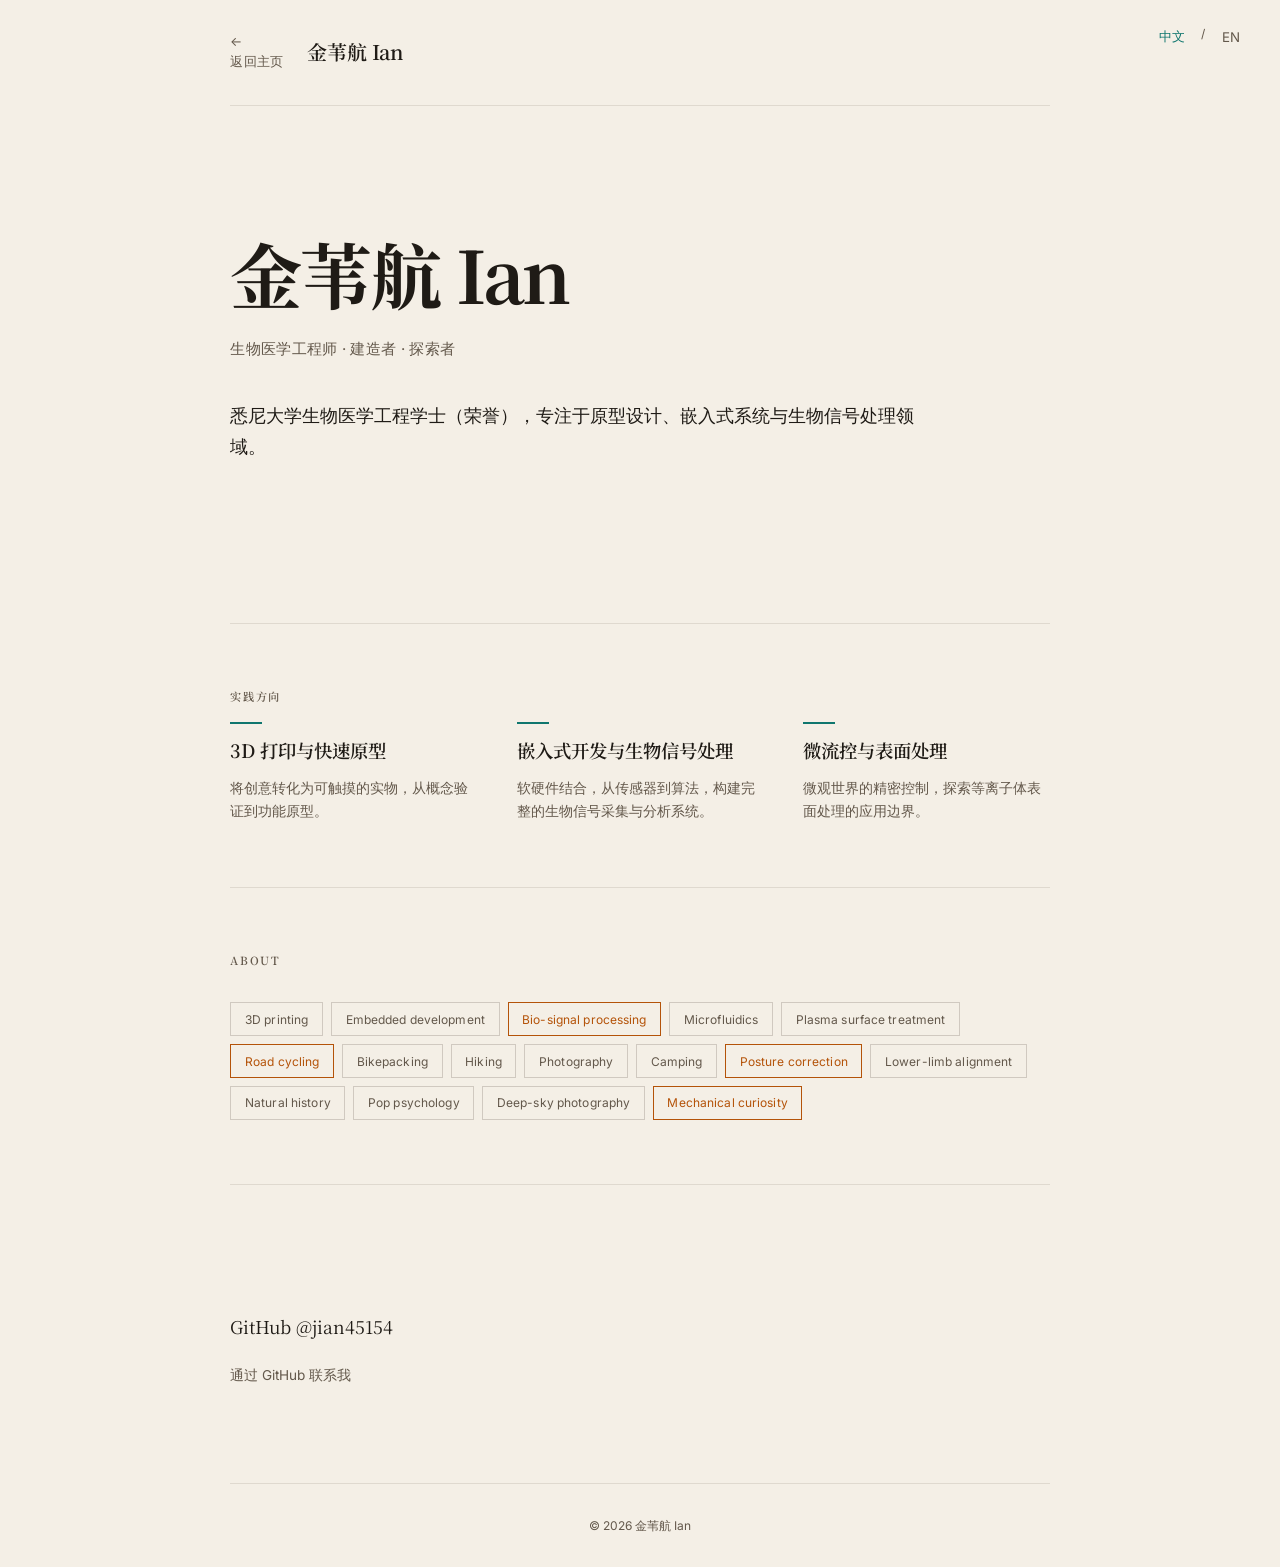
<file: design-demos/benchmark.html>
<!DOCTYPE html>
<html lang="zh-CN">
<head>
  <meta charset="UTF-8">
  <meta name="viewport" content="width=device-width, initial-scale=1.0">
  <title>Lucien Auregin</title>
  <link rel="preconnect" href="https://fonts.googleapis.com">
  <link rel="preconnect" href="https://fonts.gstatic.com" crossorigin>
  <link href="https://fonts.googleapis.com/css2?family=Inter:wght@300;400;500&family=Noto+Serif+SC:wght@400;600;700&display=swap" rel="stylesheet">
  <style>
    :root {
      --bg: #f4efe6;
      --accent-green: #0f766e;
      --accent-amber: #b45309;
      --text: #1f1b16;
      --text-secondary: #63584b;
    }

    * {
      margin: 0;
      padding: 0;
      box-sizing: border-box;
    }

    body {
      font-family: 'Inter', 'Helvetica Neue', sans-serif;
      background-color: var(--bg);
      color: var(--text);
      font-size: 16px;
      line-height: 1.6;
      -webkit-font-smoothing: antialiased;
    }

    .lang-toggle {
      position: fixed;
      top: 1.5rem;
      right: 2rem;
      z-index: 100;
      display: flex;
      gap: 0.5rem;
      font-size: 0.75rem;
      letter-spacing: 0.05em;
      text-transform: uppercase;
    }

    .lang-toggle button {
      background: none;
      border: none;
      cursor: pointer;
      color: var(--text-secondary);
      font-family: inherit;
      padding: 0.25rem 0.5rem;
      transition: color 0.2s;
    }

    .lang-toggle button:hover,
    .lang-toggle button.active {
      color: var(--accent-green);
    }

    [data-lang] {
      display: none;
    }

    [data-lang].active {
      display: block;
    }

    .container {
      min-height: 100vh;
      padding: 0 18vw;
    }

    nav {
      padding: 2rem 0;
      border-bottom: 1px solid rgba(99, 88, 75, 0.15);
      margin-bottom: 4rem;
      display: flex;
      align-items: center;
      gap: 1.5rem;
    }

    .nav-back {
      font-size: 0.8rem;
      color: var(--text-secondary);
      text-decoration: none;
      letter-spacing: 0.02em;
      transition: color 0.2s;
      flex-shrink: 0;
    }

    .nav-back:hover {
      color: var(--accent-green);
    }

    .nav-back::before {
      content: '←';
      margin-right: 0.35rem;
    }

    .nav-title {
      font-family: 'Noto Serif SC', serif;
      font-size: 1.25rem;
      font-weight: 600;
      color: var(--text);
      letter-spacing: -0.01em;
    }

    .hero {
      padding: 4rem 0 6rem;
    }

    .hero-title {
      font-family: 'Noto Serif SC', serif;
      font-size: clamp(2.5rem, 6vw, 4.5rem);
      font-weight: 700;
      line-height: 1.1;
      letter-spacing: -0.03em;
      margin-bottom: 1.5rem;
      color: var(--text);
    }

    .hero-subtitle {
      font-size: 0.95rem;
      color: var(--text-secondary);
      font-weight: 400;
      letter-spacing: 0.02em;
      margin-bottom: 2.5rem;
    }

    .hero-bio {
      max-width: 65ch;
      font-size: 1.1rem;
      line-height: 1.75;
      color: var(--text);
      font-weight: 300;
    }

    .divider {
      height: 1px;
      background: rgba(99, 88, 75, 0.15);
      margin: 4rem 0;
    }

    .section-title {
      font-family: 'Noto Serif SC', serif;
      font-size: 0.7rem;
      font-weight: 600;
      text-transform: uppercase;
      letter-spacing: 0.15em;
      color: var(--text-secondary);
      margin-bottom: 2rem;
    }

    .practices {
      display: grid;
      grid-template-columns: repeat(3, 1fr);
      gap: 2.5rem;
      margin-bottom: 4rem;
    }

    .practice-item {
      position: relative;
    }

    .practice-item::before {
      content: '';
      position: absolute;
      top: -1rem;
      left: 0;
      width: 2rem;
      height: 2px;
      background: var(--accent-green);
    }

    .practice-title {
      font-family: 'Noto Serif SC', serif;
      font-size: 1.15rem;
      font-weight: 600;
      color: var(--text);
      margin-bottom: 0.75rem;
      line-height: 1.4;
    }

    .practice-desc {
      font-size: 0.9rem;
      color: var(--text-secondary);
      line-height: 1.65;
      font-weight: 300;
    }

    .chips-section {
      margin-bottom: 4rem;
    }

    .chips {
      display: flex;
      flex-wrap: wrap;
      gap: 0.5rem;
    }

    .chip {
      font-size: 0.75rem;
      padding: 0.4rem 0.85rem;
      border: 1px solid rgba(99, 88, 75, 0.25);
      color: var(--text-secondary);
      letter-spacing: 0.01em;
      transition: all 0.2s ease;
    }

    .chip:hover {
      border-color: var(--accent-green);
      color: var(--accent-green);
    }

    .chip--accent {
      border-color: var(--accent-amber);
      color: var(--accent-amber);
    }

    .contact {
      padding: 4rem 0 6rem;
    }

    .contact-link {
      font-family: 'Noto Serif SC', serif;
      font-size: 1.1rem;
      color: var(--text);
      text-decoration: none;
      border-bottom: 2px solid var(--accent-green);
      padding-bottom: 0.25rem;
      transition: color 0.2s;
    }

    .contact-link:hover {
      color: var(--accent-green);
    }

    .contact-note {
      margin-top: 1.5rem;
      font-size: 0.85rem;
      color: var(--text-secondary);
    }

    footer {
      padding: 2rem 0;
      border-top: 1px solid rgba(99, 88, 75, 0.15);
      font-size: 0.75rem;
      color: var(--text-secondary);
      text-align: center;
    }

    @media (max-width: 900px) {
      .container {
        padding: 0 1.5rem;
      }

      .practices {
        grid-template-columns: 1fr;
        gap: 2rem;
      }

      .hero-title {
        font-size: 2.2rem;
      }
    }
  </style>
</head>
<body>

  <div class="lang-toggle">
    <button class="active" onclick="switchLang('zh')">中文</button>
    <span style="color: var(--text-secondary);">/</span>
    <button onclick="switchLang('en')">EN</button>
  </div>

  <div class="container">
    <nav>
      <a href="../index.html" class="nav-back">
        <span data-lang="zh" class="active">返回主页</span>
        <span data-lang="en">Back to Portfolio</span>
      </a>
      <span class="nav-title">金苇航 Ian</span>
    </nav>

    <section class="hero">
      <h1 class="hero-title">
        <span data-lang="zh" class="active">金苇航 Ian</span>
        <span data-lang="en">Weihang (Ian) Jin</span>
      </h1>
      <p class="hero-subtitle">
        <span data-lang="zh" class="active">生物医学工程师 · 建造者 · 探索者</span>
        <span data-lang="en">Biomedical Engineer · Builder · Explorer</span>
      </p>
      <p class="hero-bio">
        <span data-lang="zh" class="active">悉尼大学生物医学工程学士（荣誉），专注于原型设计、嵌入式系统与生物信号处理领域。</span>
        <span data-lang="en">BSc Biomedical Engineering (Honours) at University of Sydney, focusing on prototyping, embedded systems and bio-signal processing.</span>
      </p>
    </section>

    <div class="divider"></div>

    <section class="practices-section">
      <h2 class="section-title">
        <span data-lang="zh" class="active">实践方向</span>
        <span data-lang="en">Practice Areas</span>
      </h2>
      <div class="practices">
        <div class="practice-item">
          <h3 class="practice-title">
            <span data-lang="zh" class="active">3D 打印与快速原型</span>
            <span data-lang="en">3D Printing & Rapid Prototyping</span>
          </h3>
          <p class="practice-desc">
            <span data-lang="zh" class="active">将创意转化为可触摸的实物，从概念验证到功能原型。</span>
            <span data-lang="en">Transforming ideas into tangible forms, from concept to functional prototypes.</span>
          </p>
        </div>
        <div class="practice-item">
          <h3 class="practice-title">
            <span data-lang="zh" class="active">嵌入式开发与生物信号处理</span>
            <span data-lang="en">Embedded Development & Bio-signal Processing</span>
          </h3>
          <p class="practice-desc">
            <span data-lang="zh" class="active">软硬件结合，从传感器到算法，构建完整的生物信号采集与分析系统。</span>
            <span data-lang="en">Bridging hardware and software, building complete bio-signal acquisition and analysis systems.</span>
          </p>
        </div>
        <div class="practice-item">
          <h3 class="practice-title">
            <span data-lang="zh" class="active">微流控与表面处理</span>
            <span data-lang="en">Microfluidics & Surface Treatment</span>
          </h3>
          <p class="practice-desc">
            <span data-lang="zh" class="active">微观世界的精密控制，探索等离子体表面处理的应用边界。</span>
            <span data-lang="en">Precision control at micro scale, exploring applications of plasma surface treatment.</span>
          </p>
        </div>
      </div>
    </section>

    <div class="divider"></div>

    <section class="chips-section">
      <h2 class="section-title">About</h2>
      <div class="chips">
        <span class="chip">3D printing</span>
        <span class="chip">Embedded development</span>
        <span class="chip chip--accent">Bio-signal processing</span>
        <span class="chip">Microfluidics</span>
        <span class="chip">Plasma surface treatment</span>
        <span class="chip chip--accent">Road cycling</span>
        <span class="chip">Bikepacking</span>
        <span class="chip">Hiking</span>
        <span class="chip">Photography</span>
        <span class="chip">Camping</span>
        <span class="chip chip--accent">Posture correction</span>
        <span class="chip">Lower-limb alignment</span>
        <span class="chip">Natural history</span>
        <span class="chip">Pop psychology</span>
        <span class="chip">Deep-sky photography</span>
        <span class="chip chip--accent">Mechanical curiosity</span>
      </div>
    </section>

    <div class="divider"></div>

    <section class="contact">
      <a href="https://github.com/jian45154" class="contact-link" target="_blank" rel="noopener">
        <span data-lang="zh" class="active">GitHub @jian45154</span>
        <span data-lang="en">GitHub @jian45154</span>
      </a>
      <p class="contact-note">
        <span data-lang="zh" class="active">通过 GitHub 联系我</span>
        <span data-lang="en">Connect via GitHub</span>
      </p>
    </section>

    <footer>
      <span data-lang="zh" class="active">© 2026 金苇航 Ian</span>
      <span data-lang="en">© 2026 Weihang (Ian) Jin</span>
    </footer>
  </div>

  <script>
    function switchLang(lang) {
      document.querySelectorAll('[data-lang]').forEach(el => {
        el.classList.remove('active');
      });
      document.querySelectorAll(`[data-lang="${lang}"]`).forEach(el => {
        el.classList.add('active');
      });
      document.querySelectorAll('.lang-toggle button').forEach(btn => {
        btn.classList.remove('active');
      });
      document.querySelector(`.lang-toggle button[onclick="switchLang('${lang}')"]`).classList.add('active');
    }
  </script>
</body>
</html>
</file>
